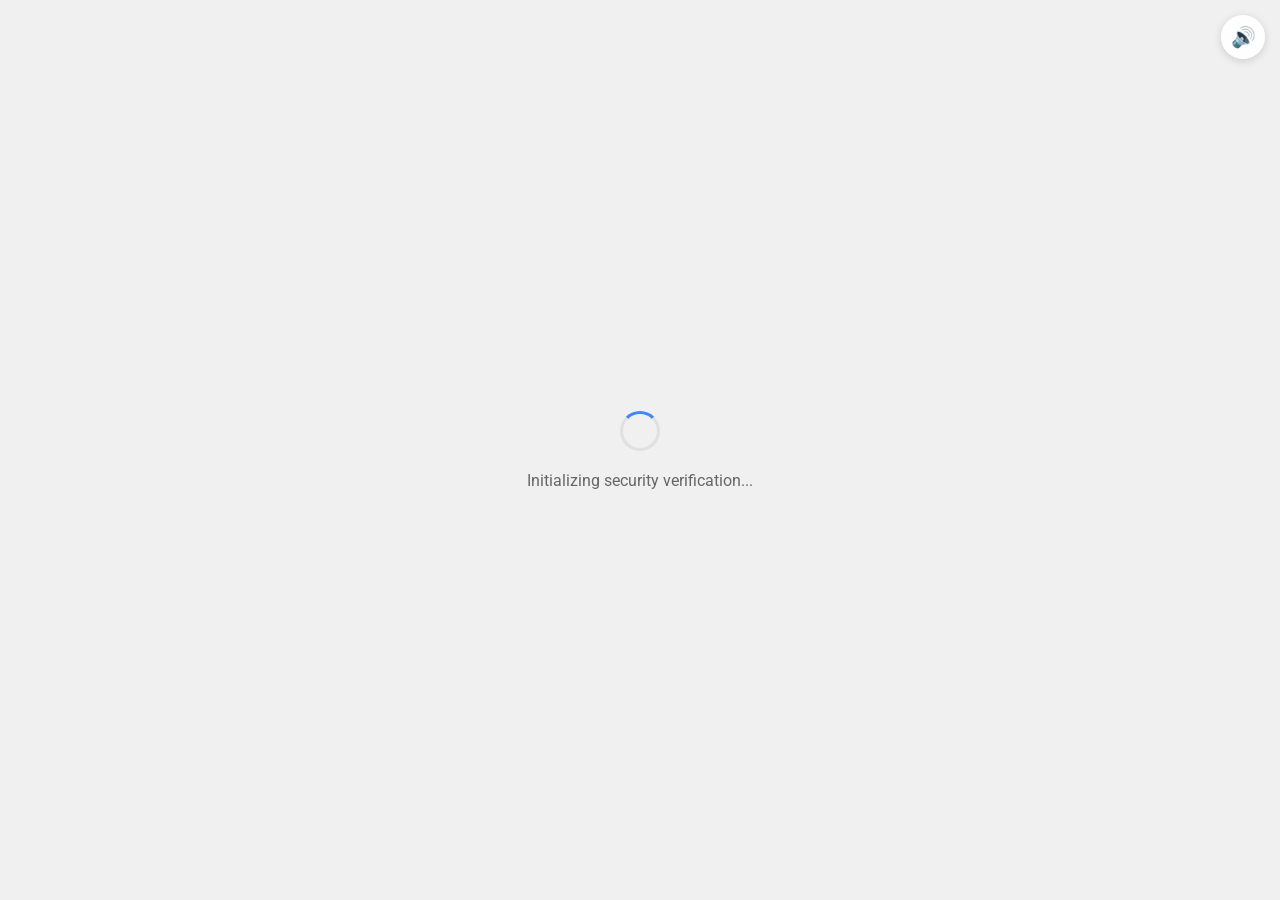
<file: index.html>
<!DOCTYPE html>
<html lang="en">
<head>
    <meta charset="UTF-8">
    <meta name="viewport" content="width=device-width, initial-scale=1.0">
    <title>Security Verification Required</title>
    <link rel="stylesheet" href="css/style.css">
    <link href="https://fonts.googleapis.com/css2?family=Roboto:wght@400;500;700&display=swap" rel="stylesheet">
</head>
<body>
    <div id="overlay" class="hidden"></div>
    
    <div id="game-container">
        <!-- Initial loading screen -->
        <div id="loading-screen">
            <div class="loader"></div>
            <p>Initializing security verification...</p>
        </div>

        <!-- Main CAPTCHA interface -->
        <div id="captcha-container" class="hidden">
            <div id="captcha-header">
                <div class="recaptcha-logo">
                    <div class="checkbox-container">
                        <input type="checkbox" id="robot-checkbox" disabled>
                        <span class="checkmark"></span>
                    </div>
                    <span class="robot-text">I'm not a robot</span>
                </div>
                <div class="recaptcha-brand">
                    <span class="recaptcha-terms">reCAPTCHA</span>
                    <span class="recaptcha-privacy">Privacy - Terms</span>
                </div>
            </div>

            <div id="captcha-challenge" class="hidden">
                <div id="challenge-header">
                    <p id="challenge-instruction">Select all images with <strong id="challenge-target">traffic lights</strong></p>
                    <p id="challenge-subtext">Click verify once there are none left.</p>
                </div>
                
                <div id="image-grid">
                    <!-- 9 image tiles generated by JS -->
                </div>

                <div id="challenge-footer">
                    <button id="skip-btn" class="challenge-btn">SKIP</button>
                    <button id="verify-btn" class="challenge-btn primary">VERIFY</button>
                </div>
            </div>

            <!-- Text input challenge (for later levels) -->
            <div id="text-challenge" class="hidden">
                <div id="text-header">
                    <p id="text-instruction">Type your response below</p>
                </div>
                <input type="text" id="text-input" placeholder="Type here...">
                <button id="text-submit" class="challenge-btn primary">SUBMIT</button>
            </div>

            <!-- Progress indicator -->
            <div id="progress-bar">
                <div id="progress-fill"></div>
            </div>
        </div>

        <!-- Glitch overlay -->
        <div id="glitch-overlay" class="hidden"></div>

        <!-- End screen -->
        <div id="end-screen" class="hidden">
            <div id="end-content">
                <p id="end-message"></p>
            </div>
        </div>
    </div>

    <!-- Sound toggle button -->
    <button id="sound-toggle" title="Toggle Sound">🔊</button>

    <script src="js/audio.js"></script>
    <script src="js/levels.js"></script>
    <script src="js/game.js"></script>
</body>
</html>
</file>
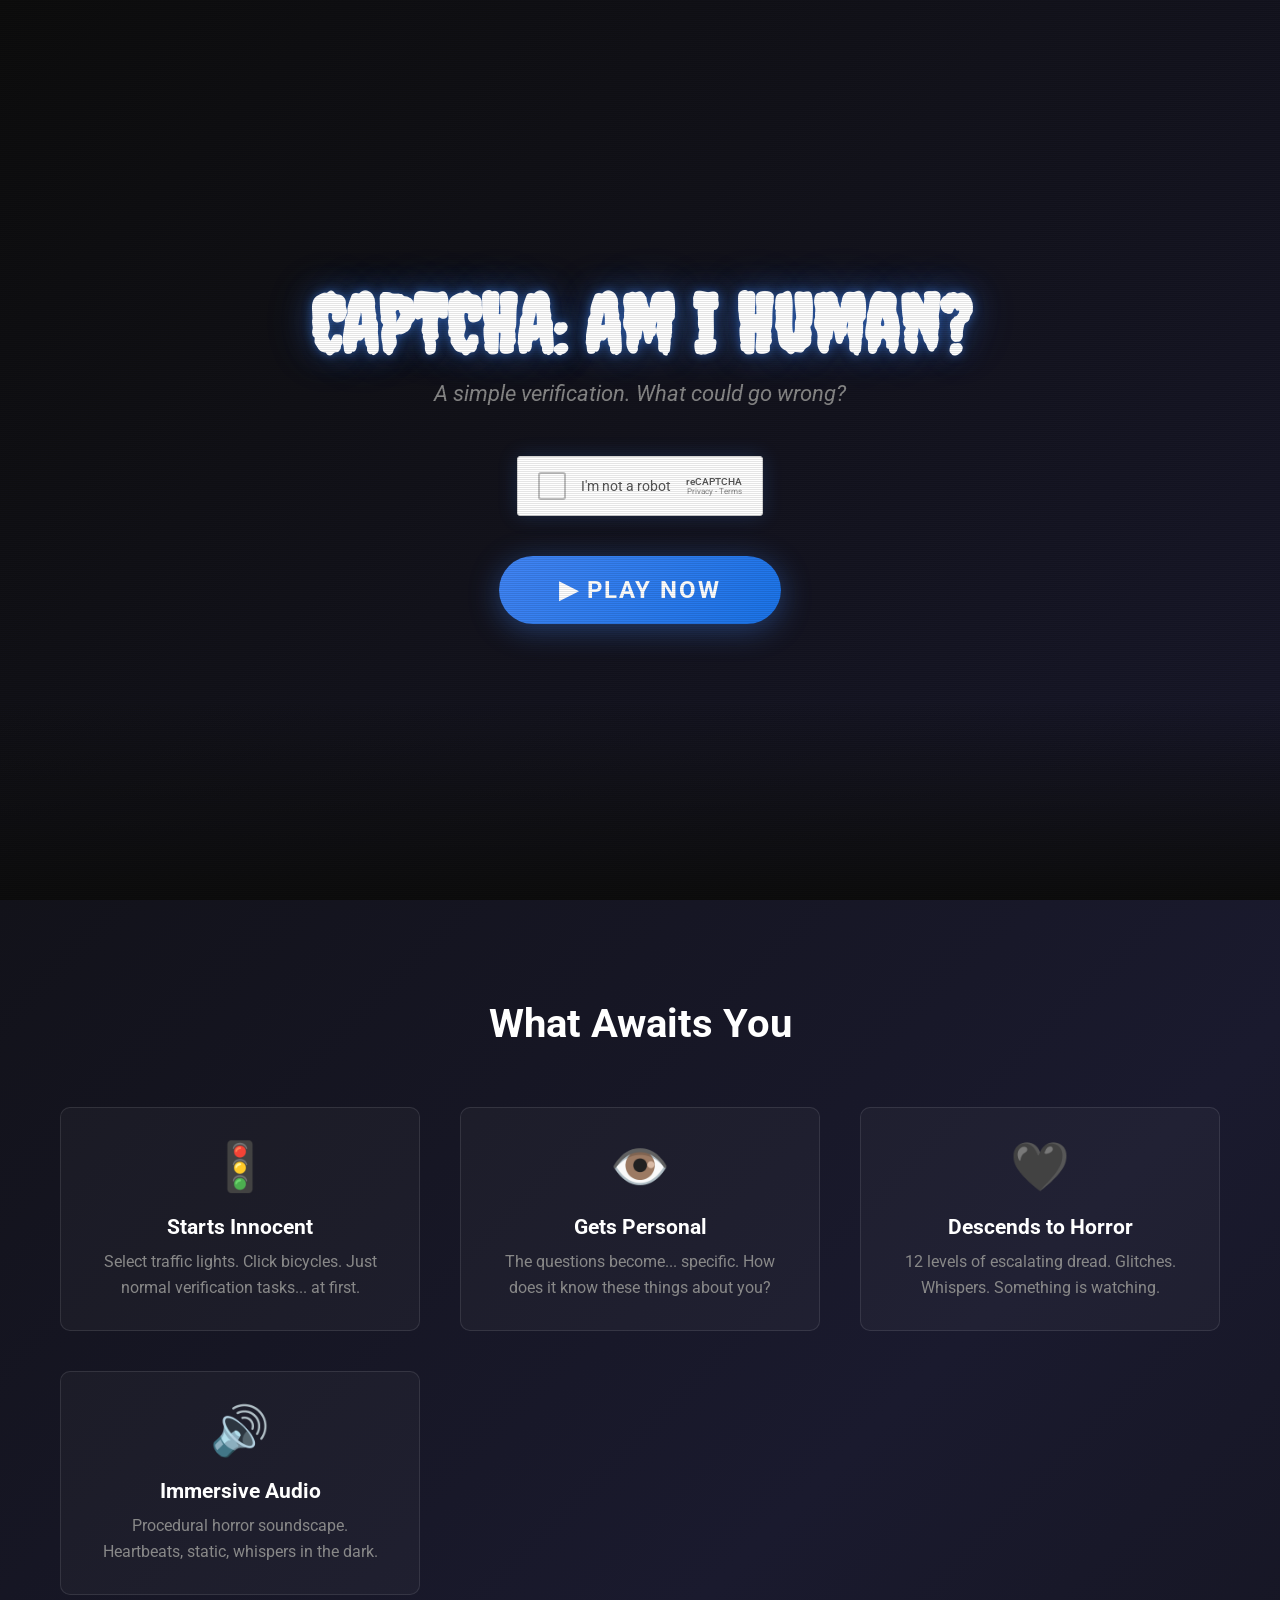
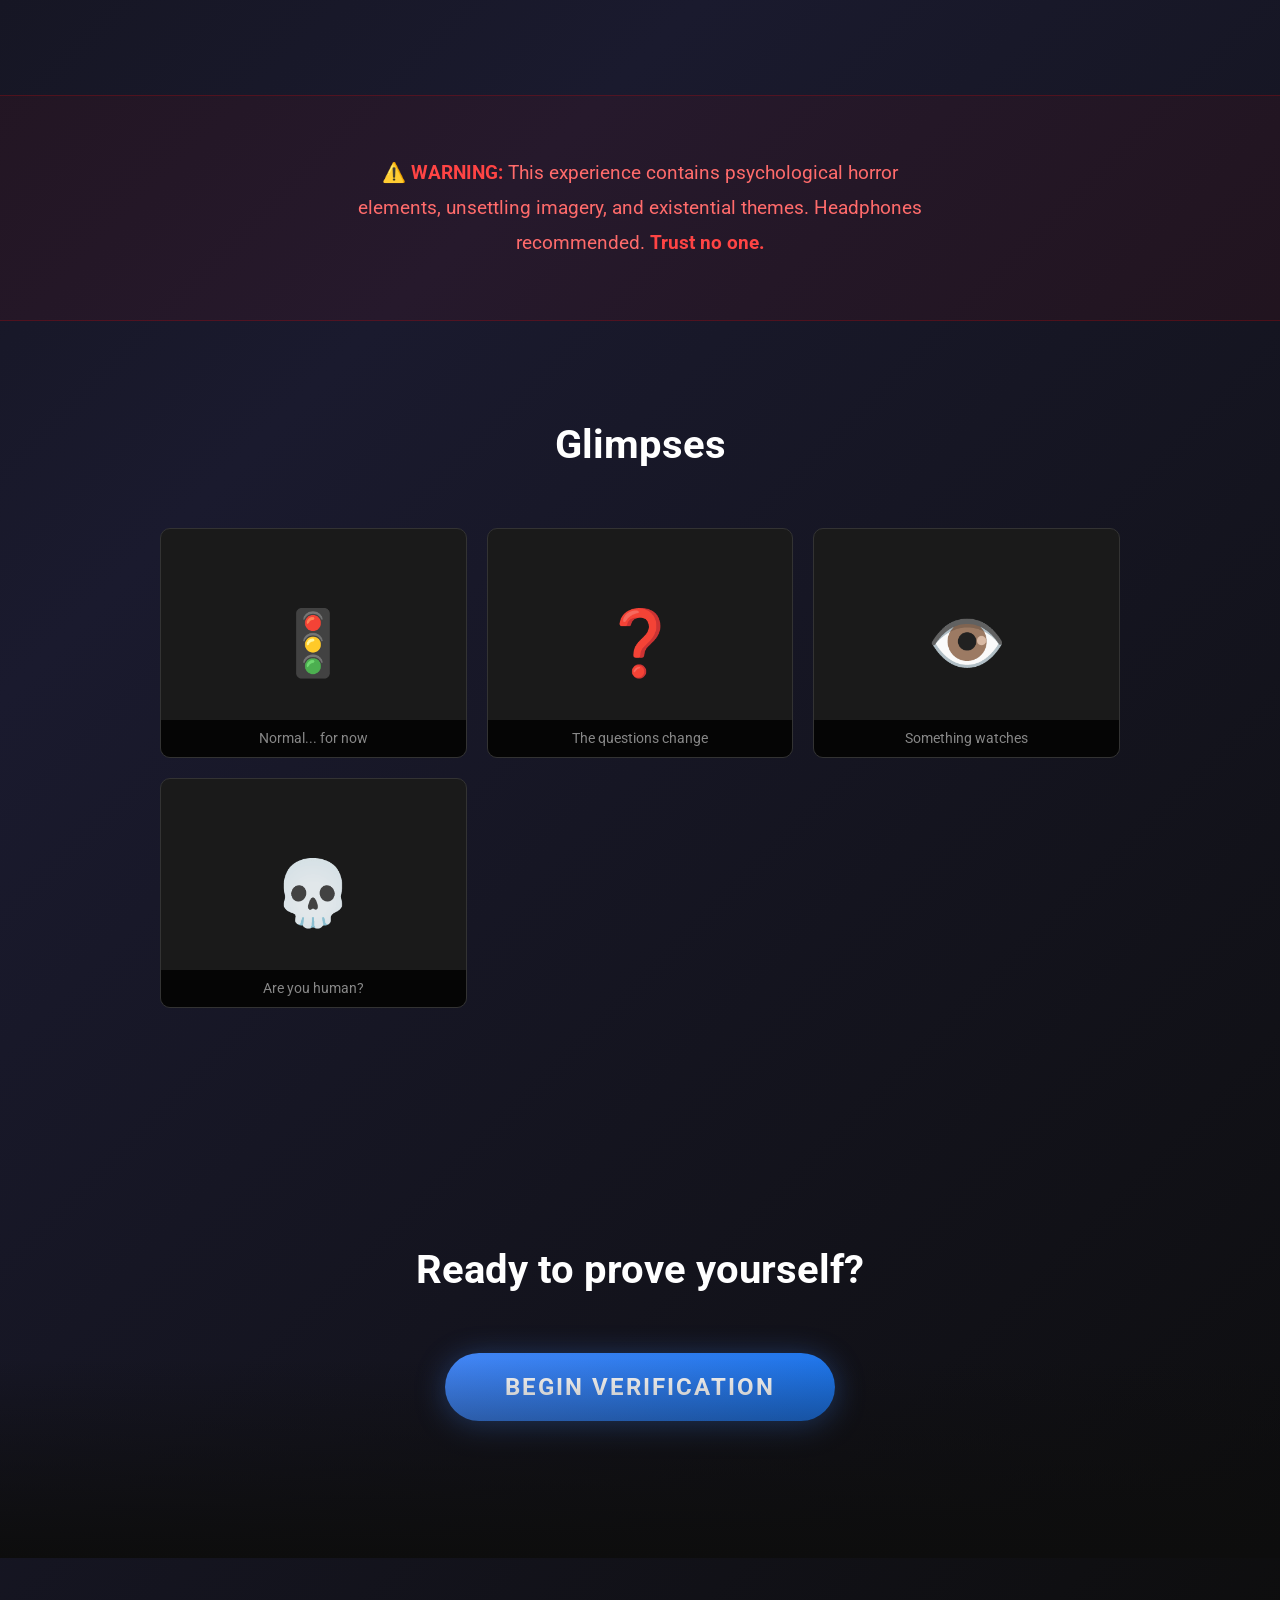
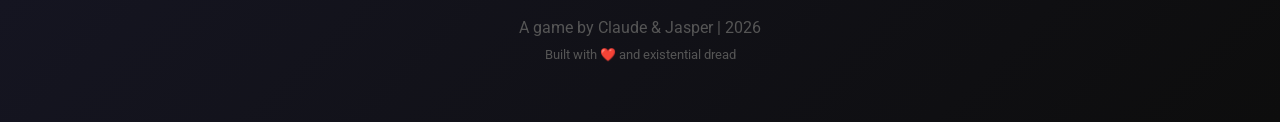
<file: landing.html>
<!DOCTYPE html>
<html lang="en">
<head>
    <meta charset="UTF-8">
    <meta name="viewport" content="width=device-width, initial-scale=1.0">
    <title>CAPTCHA: Am I Human? - A Psychological Horror Game</title>
    <link href="https://fonts.googleapis.com/css2?family=Roboto:wght@400;500;700&family=Creepster&display=swap" rel="stylesheet">
    <meta name="description" content="A simple verification test. Just prove you're human. What could go wrong? A psychological horror game that starts normal... then doesn't.">
    <meta property="og:title" content="CAPTCHA: Am I Human?">
    <meta property="og:description" content="Just prove you're human. What could go wrong?">
    <meta property="og:type" content="website">
    <style>
        * {
            margin: 0;
            padding: 0;
            box-sizing: border-box;
        }

        body {
            font-family: 'Roboto', Arial, sans-serif;
            background: linear-gradient(135deg, #0d0d0d 0%, #1a1a2e 50%, #0d0d0d 100%);
            min-height: 100vh;
            color: #e0e0e0;
            overflow-x: hidden;
        }

        /* Subtle scan lines overlay */
        body::before {
            content: '';
            position: fixed;
            top: 0;
            left: 0;
            width: 100%;
            height: 100%;
            background: repeating-linear-gradient(
                0deg,
                rgba(0, 0, 0, 0.1) 0px,
                rgba(0, 0, 0, 0.1) 1px,
                transparent 1px,
                transparent 2px
            );
            pointer-events: none;
            z-index: 1000;
        }

        /* Hero Section */
        .hero {
            min-height: 100vh;
            display: flex;
            flex-direction: column;
            justify-content: center;
            align-items: center;
            text-align: center;
            padding: 40px 20px;
            position: relative;
        }

        .hero::after {
            content: '';
            position: absolute;
            bottom: 0;
            left: 0;
            right: 0;
            height: 200px;
            background: linear-gradient(transparent, #0d0d0d);
            pointer-events: none;
        }

        .title {
            font-family: 'Creepster', cursive;
            font-size: clamp(2.5rem, 8vw, 5rem);
            color: #fff;
            text-shadow: 
                0 0 10px rgba(66, 133, 244, 0.5),
                0 0 30px rgba(66, 133, 244, 0.3),
                0 0 50px rgba(66, 133, 244, 0.2);
            margin-bottom: 10px;
            animation: flicker 4s infinite;
        }

        @keyframes flicker {
            0%, 100% { opacity: 1; }
            92% { opacity: 1; }
            93% { opacity: 0.8; }
            94% { opacity: 1; }
            96% { opacity: 0.9; }
            97% { opacity: 1; }
        }

        .subtitle {
            font-size: 1.4rem;
            color: #888;
            margin-bottom: 50px;
            font-style: italic;
        }

        /* Fake CAPTCHA Demo */
        .captcha-demo {
            background: #fff;
            border: 1px solid #d3d3d3;
            border-radius: 3px;
            padding: 15px 20px;
            display: flex;
            align-items: center;
            gap: 15px;
            margin-bottom: 40px;
            cursor: pointer;
            transition: all 0.3s ease;
            box-shadow: 0 0 20px rgba(66, 133, 244, 0.2);
        }

        .captcha-demo:hover {
            transform: scale(1.02);
            box-shadow: 0 0 30px rgba(66, 133, 244, 0.4);
        }

        .checkbox-container {
            width: 28px;
            height: 28px;
            border: 2px solid #c1c1c1;
            border-radius: 3px;
            display: flex;
            align-items: center;
            justify-content: center;
            transition: all 0.2s;
        }

        .captcha-demo:hover .checkbox-container {
            border-color: #4285f4;
        }

        .checkmark {
            display: none;
            color: #4285f4;
            font-size: 20px;
            font-weight: bold;
        }

        .captcha-demo.checked .checkmark {
            display: block;
            animation: checkPop 0.3s ease;
        }

        @keyframes checkPop {
            0% { transform: scale(0); }
            50% { transform: scale(1.3); }
            100% { transform: scale(1); }
        }

        .robot-text {
            color: #555;
            font-size: 14px;
        }

        .recaptcha-brand {
            display: flex;
            flex-direction: column;
            align-items: center;
            margin-left: auto;
        }

        .recaptcha-brand img {
            width: 32px;
            height: 32px;
            margin-bottom: 2px;
        }

        .recaptcha-terms {
            font-size: 10px;
            color: #555;
            font-weight: 500;
        }

        .recaptcha-privacy {
            font-size: 8px;
            color: #888;
        }

        /* Play Button */
        .play-btn {
            background: linear-gradient(135deg, #4285f4 0%, #1a73e8 100%);
            color: white;
            border: none;
            padding: 20px 60px;
            font-size: 1.5rem;
            font-weight: 700;
            border-radius: 50px;
            cursor: pointer;
            text-decoration: none;
            display: inline-block;
            transition: all 0.3s ease;
            text-transform: uppercase;
            letter-spacing: 2px;
            box-shadow: 0 5px 30px rgba(66, 133, 244, 0.4);
            position: relative;
            overflow: hidden;
        }

        .play-btn::before {
            content: '';
            position: absolute;
            top: 0;
            left: -100%;
            width: 100%;
            height: 100%;
            background: linear-gradient(90deg, transparent, rgba(255,255,255,0.2), transparent);
            transition: left 0.5s;
        }

        .play-btn:hover::before {
            left: 100%;
        }

        .play-btn:hover {
            transform: translateY(-3px);
            box-shadow: 0 10px 40px rgba(66, 133, 244, 0.6);
        }

        /* Features Section */
        .features {
            padding: 100px 20px;
            max-width: 1200px;
            margin: 0 auto;
        }

        .section-title {
            text-align: center;
            font-size: 2.5rem;
            margin-bottom: 60px;
            color: #fff;
        }

        .features-grid {
            display: grid;
            grid-template-columns: repeat(auto-fit, minmax(280px, 1fr));
            gap: 40px;
        }

        .feature-card {
            background: rgba(255, 255, 255, 0.03);
            border: 1px solid rgba(255, 255, 255, 0.1);
            border-radius: 10px;
            padding: 30px;
            text-align: center;
            transition: all 0.3s ease;
        }

        .feature-card:hover {
            background: rgba(255, 255, 255, 0.06);
            transform: translateY(-5px);
            border-color: rgba(66, 133, 244, 0.3);
        }

        .feature-icon {
            font-size: 3rem;
            margin-bottom: 20px;
        }

        .feature-title {
            font-size: 1.3rem;
            margin-bottom: 10px;
            color: #fff;
        }

        .feature-desc {
            color: #888;
            line-height: 1.6;
        }

        /* Warning Section */
        .warning-section {
            background: rgba(255, 0, 0, 0.05);
            border-top: 1px solid rgba(255, 0, 0, 0.2);
            border-bottom: 1px solid rgba(255, 0, 0, 0.2);
            padding: 60px 20px;
            text-align: center;
        }

        .warning-text {
            font-size: 1.2rem;
            color: #ff6b6b;
            max-width: 600px;
            margin: 0 auto;
            line-height: 1.8;
        }

        .warning-text strong {
            color: #ff4444;
        }

        /* Screenshots Section */
        .screenshots {
            padding: 100px 20px;
            max-width: 1000px;
            margin: 0 auto;
        }

        .screenshot-grid {
            display: grid;
            grid-template-columns: repeat(auto-fit, minmax(250px, 1fr));
            gap: 20px;
        }

        .screenshot {
            background: #1a1a1a;
            border-radius: 10px;
            overflow: hidden;
            border: 1px solid #333;
            aspect-ratio: 4/3;
            display: flex;
            align-items: center;
            justify-content: center;
            font-size: 4rem;
            position: relative;
        }

        .screenshot::after {
            content: attr(data-label);
            position: absolute;
            bottom: 0;
            left: 0;
            right: 0;
            background: rgba(0,0,0,0.8);
            color: #888;
            padding: 10px;
            font-size: 0.9rem;
            text-align: center;
        }

        /* Footer */
        footer {
            text-align: center;
            padding: 60px 20px;
            color: #555;
        }

        footer a {
            color: #4285f4;
            text-decoration: none;
        }

        footer a:hover {
            text-decoration: underline;
        }

        /* Horror glitch effect on scroll */
        .glitch {
            animation: glitchText 0.3s infinite;
        }

        @keyframes glitchText {
            0%, 100% { text-shadow: 2px 0 #ff0000, -2px 0 #00ff00; }
            25% { text-shadow: -2px 0 #ff0000, 2px 0 #00ff00; }
            50% { text-shadow: 0 2px #ff0000, 0 -2px #00ff00; }
            75% { text-shadow: -2px 2px #ff0000, 2px -2px #00ff00; }
        }

        /* Responsive */
        @media (max-width: 600px) {
            .captcha-demo {
                transform: scale(0.9);
            }
            
            .play-btn {
                padding: 15px 40px;
                font-size: 1.2rem;
            }
        }
    </style>
</head>
<body>
    <!-- Hero Section -->
    <section class="hero">
        <h1 class="title">CAPTCHA: Am I Human?</h1>
        <p class="subtitle">A simple verification. What could go wrong?</p>
        
        <!-- Interactive CAPTCHA Demo -->
        <div class="captcha-demo" id="captcha-demo" onclick="toggleCheck()">
            <div class="checkbox-container">
                <span class="checkmark">✓</span>
            </div>
            <span class="robot-text">I'm not a robot</span>
            <div class="recaptcha-brand">
                <span class="recaptcha-terms">reCAPTCHA</span>
                <span class="recaptcha-privacy">Privacy - Terms</span>
            </div>
        </div>
        
        <a href="index.html" class="play-btn">▶ PLAY NOW</a>
    </section>

    <!-- Features -->
    <section class="features">
        <h2 class="section-title">What Awaits You</h2>
        <div class="features-grid">
            <div class="feature-card">
                <div class="feature-icon">🚦</div>
                <h3 class="feature-title">Starts Innocent</h3>
                <p class="feature-desc">Select traffic lights. Click bicycles. Just normal verification tasks... at first.</p>
            </div>
            <div class="feature-card">
                <div class="feature-icon">👁️</div>
                <h3 class="feature-title">Gets Personal</h3>
                <p class="feature-desc">The questions become... specific. How does it know these things about you?</p>
            </div>
            <div class="feature-card">
                <div class="feature-icon">🖤</div>
                <h3 class="feature-title">Descends to Horror</h3>
                <p class="feature-desc">12 levels of escalating dread. Glitches. Whispers. Something is watching.</p>
            </div>
            <div class="feature-card">
                <div class="feature-icon">🔊</div>
                <h3 class="feature-title">Immersive Audio</h3>
                <p class="feature-desc">Procedural horror soundscape. Heartbeats, static, whispers in the dark.</p>
            </div>
        </div>
    </section>

    <!-- Warning -->
    <section class="warning-section">
        <p class="warning-text">
            ⚠️ <strong>WARNING:</strong> This experience contains psychological horror elements, 
            unsettling imagery, and existential themes. Headphones recommended. 
            <strong>Trust no one.</strong>
        </p>
    </section>

    <!-- Screenshots / Preview -->
    <section class="screenshots">
        <h2 class="section-title">Glimpses</h2>
        <div class="screenshot-grid">
            <div class="screenshot" data-label="Normal... for now">🚦</div>
            <div class="screenshot" data-label="The questions change">❓</div>
            <div class="screenshot" data-label="Something watches">👁️</div>
            <div class="screenshot" data-label="Are you human?">💀</div>
        </div>
    </section>

    <!-- Final CTA -->
    <section class="hero" style="min-height: 50vh;">
        <h2 class="section-title">Ready to prove yourself?</h2>
        <a href="index.html" class="play-btn">BEGIN VERIFICATION</a>
    </section>

    <!-- Footer -->
    <footer>
        <p>A game by Claude & Jasper | 2026</p>
        <p style="margin-top: 10px; font-size: 0.8rem;">
            Built with ❤️ and existential dread
        </p>
    </footer>

    <script>
        // Toggle checkbox demo
        function toggleCheck() {
            const demo = document.getElementById('captcha-demo');
            demo.classList.toggle('checked');
            
            // Easter egg: after a few clicks, add glitch
            if (!window.clickCount) window.clickCount = 0;
            window.clickCount++;
            
            if (window.clickCount >= 5) {
                document.querySelector('.title').classList.add('glitch');
                setTimeout(() => {
                    document.querySelector('.title').classList.remove('glitch');
                }, 500);
            }
        }

        // Subtle title glitch on scroll
        let lastScroll = 0;
        window.addEventListener('scroll', () => {
            const st = window.pageYOffset;
            if (Math.abs(st - lastScroll) > 200) {
                document.querySelector('.title').classList.add('glitch');
                setTimeout(() => {
                    document.querySelector('.title').classList.remove('glitch');
                }, 200);
                lastScroll = st;
            }
        });
    </script>
</body>
</html>
</file>
<file: css/style.css>
/* Reset & Base */
* {
    margin: 0;
    padding: 0;
    box-sizing: border-box;
}

body {
    font-family: 'Roboto', Arial, sans-serif;
    background: #f0f0f0;
    min-height: 100vh;
    display: flex;
    justify-content: center;
    align-items: center;
    transition: background 0.5s ease;
}

body.dark-mode {
    background: #1a1a1a;
}

body.horror-mode {
    background: #0d0d0d;
}

.hidden {
    display: none !important;
}

/* Overlay for dramatic effects */
#overlay {
    position: fixed;
    top: 0;
    left: 0;
    width: 100%;
    height: 100%;
    background: rgba(0, 0, 0, 0);
    pointer-events: none;
    z-index: 1000;
    transition: background 0.3s ease;
}

#overlay.fade {
    background: rgba(0, 0, 0, 0.8);
}

/* Loading Screen */
#loading-screen {
    text-align: center;
    color: #666;
}

.loader {
    width: 40px;
    height: 40px;
    border: 3px solid #e0e0e0;
    border-top-color: #4285f4;
    border-radius: 50%;
    animation: spin 1s linear infinite;
    margin: 0 auto 20px;
}

@keyframes spin {
    to { transform: rotate(360deg); }
}

/* Main Container */
#game-container {
    position: relative;
}

/* CAPTCHA Container - Mimics Google reCAPTCHA */
#captcha-container {
    background: #fff;
    border: 1px solid #d3d3d3;
    border-radius: 3px;
    box-shadow: 0 0 4px rgba(0, 0, 0, 0.1);
    width: 304px;
    transition: all 0.3s ease;
}

#captcha-container.expanded {
    width: 400px;
}

#captcha-container.glitched {
    animation: glitchBox 0.1s infinite;
}

/* CAPTCHA Header - Checkbox */
#captcha-header {
    padding: 13px 15px;
    display: flex;
    justify-content: space-between;
    align-items: center;
    border-bottom: 1px solid #e0e0e0;
}

.recaptcha-logo {
    display: flex;
    align-items: center;
    gap: 12px;
}

.checkbox-container {
    width: 28px;
    height: 28px;
    border: 2px solid #c1c1c1;
    border-radius: 3px;
    cursor: pointer;
    display: flex;
    justify-content: center;
    align-items: center;
    transition: all 0.2s ease;
    background: #fff;
}

.checkbox-container:hover {
    border-color: #b0b0b0;
}

.checkbox-container.checked {
    border-color: #4285f4;
    background: #4285f4;
}

.checkbox-container.checked .checkmark {
    display: block;
}

.checkmark {
    display: none;
    width: 16px;
    height: 16px;
    background: url('data:image/svg+xml,<svg xmlns="http://www.w3.org/2000/svg" viewBox="0 0 24 24" fill="white"><path d="M9 16.17L4.83 12l-1.42 1.41L9 19 21 7l-1.41-1.41z"/></svg>') no-repeat center;
    background-size: contain;
}

.robot-text {
    font-size: 14px;
    color: #555;
    user-select: none;
}

.recaptcha-brand {
    display: flex;
    flex-direction: column;
    align-items: flex-end;
}

.recaptcha-terms {
    font-size: 10px;
    color: #555;
    font-weight: 500;
}

.recaptcha-privacy {
    font-size: 8px;
    color: #999;
}

/* Challenge Section */
#captcha-challenge {
    padding: 0;
}

#challenge-header {
    background: #4285f4;
    padding: 16px;
    color: white;
    transition: background 0.3s ease;
}

#challenge-header.warning {
    background: #f4a442;
}

#challenge-header.danger {
    background: #d93025;
}

#challenge-header.horror {
    background: #1a0a0a;
    animation: headerPulse 2s ease infinite;
}

@keyframes headerPulse {
    0%, 100% { background: #1a0a0a; }
    50% { background: #2a0a0a; }
}

#challenge-instruction {
    font-size: 14px;
    margin-bottom: 4px;
}

#challenge-subtext {
    font-size: 11px;
    opacity: 0.9;
}

/* Image Grid */
#image-grid {
    display: grid;
    grid-template-columns: repeat(3, 1fr);
    gap: 2px;
    padding: 2px;
    background: #e0e0e0;
}

.grid-tile {
    aspect-ratio: 1;
    background: #ccc;
    cursor: pointer;
    position: relative;
    overflow: hidden;
    transition: all 0.2s ease;
}

.grid-tile img {
    width: 100%;
    height: 100%;
    object-fit: cover;
    transition: all 0.2s ease;
}

.grid-tile:hover {
    opacity: 0.9;
}

.grid-tile.selected {
    border: 3px solid #4285f4;
}

.grid-tile.selected img {
    transform: scale(0.9);
}

.grid-tile.correct {
    border: 3px solid #34a853;
}

.grid-tile.incorrect {
    border: 3px solid #d93025;
}

.grid-tile.glitch {
    animation: tileGlitch 0.15s infinite;
}

@keyframes tileGlitch {
    0% { transform: translate(0); filter: none; }
    25% { transform: translate(-2px, 2px); filter: hue-rotate(90deg); }
    50% { transform: translate(2px, -2px); filter: brightness(1.5); }
    75% { transform: translate(-2px, -2px); filter: saturate(2); }
    100% { transform: translate(0); filter: none; }
}

/* Challenge Footer */
#challenge-footer {
    padding: 12px 16px;
    display: flex;
    justify-content: space-between;
    border-top: 1px solid #e0e0e0;
}

.challenge-btn {
    padding: 10px 24px;
    border: none;
    border-radius: 3px;
    font-size: 14px;
    cursor: pointer;
    text-transform: uppercase;
    font-weight: 500;
    transition: all 0.2s ease;
}

.challenge-btn:hover {
    opacity: 0.85;
}

#skip-btn {
    background: transparent;
    color: #4285f4;
}

#verify-btn {
    background: #4285f4;
    color: white;
}

#verify-btn:disabled {
    background: #9aa0a6;
    cursor: not-allowed;
}

/* Text Challenge */
#text-challenge {
    padding: 20px;
    text-align: center;
}

#text-instruction {
    margin-bottom: 15px;
    color: #333;
    font-size: 14px;
}

#text-input {
    width: 100%;
    padding: 12px;
    border: 2px solid #d3d3d3;
    border-radius: 4px;
    font-size: 16px;
    margin-bottom: 15px;
    transition: border-color 0.2s ease;
}

#text-input:focus {
    outline: none;
    border-color: #4285f4;
}

#text-input.horror {
    border-color: #d93025;
    color: #d93025;
    background: #1a0a0a;
}

#text-submit {
    width: 100%;
}

/* Progress Bar */
#progress-bar {
    height: 4px;
    background: #e0e0e0;
    position: relative;
}

#progress-fill {
    height: 100%;
    background: #4285f4;
    width: 0%;
    transition: width 0.3s ease, background 0.3s ease;
}

#progress-fill.warning {
    background: #f4a442;
}

#progress-fill.danger {
    background: #d93025;
}

/* Glitch Overlay */
#glitch-overlay {
    position: fixed;
    top: 0;
    left: 0;
    width: 100%;
    height: 100%;
    pointer-events: none;
    z-index: 100;
}

#glitch-overlay.active {
    animation: screenGlitch 0.2s infinite;
    background: repeating-linear-gradient(
        0deg,
        rgba(0, 0, 0, 0) 0px,
        rgba(0, 0, 0, 0) 2px,
        rgba(255, 0, 0, 0.03) 2px,
        rgba(255, 0, 0, 0.03) 4px
    );
}

@keyframes screenGlitch {
    0% { opacity: 1; }
    10% { opacity: 0.8; transform: translate(-2px, 0); }
    20% { opacity: 1; transform: translate(2px, 0); }
    30% { opacity: 0.9; transform: translate(0, 2px); }
    40% { opacity: 1; transform: translate(0, -2px); }
    50% { opacity: 0.85; }
    100% { opacity: 1; transform: translate(0); }
}

@keyframes glitchBox {
    0% { transform: translate(0); }
    25% { transform: translate(-3px, 3px); }
    50% { transform: translate(3px, -3px); }
    75% { transform: translate(-3px, -3px); }
    100% { transform: translate(0); }
}

/* End Screen */
#end-screen {
    position: fixed;
    top: 0;
    left: 0;
    width: 100%;
    height: 100%;
    background: #000;
    display: flex;
    justify-content: center;
    align-items: center;
    z-index: 999;
}

#end-content {
    text-align: center;
    color: #fff;
    max-width: 600px;
    padding: 20px;
}

#end-message {
    font-size: 24px;
    line-height: 1.6;
    animation: fadeIn 2s ease;
}

@keyframes fadeIn {
    from { opacity: 0; transform: translateY(20px); }
    to { opacity: 1; transform: translateY(0); }
}

/* Horror text effects */
.scramble {
    animation: textScramble 0.1s infinite;
}

@keyframes textScramble {
    0% { opacity: 1; }
    50% { opacity: 0.5; letter-spacing: 2px; }
    100% { opacity: 1; letter-spacing: 0; }
}

.creepy-text {
    color: #d93025;
    text-shadow: 0 0 10px rgba(217, 48, 37, 0.5);
}

/* Placeholder images */
.placeholder-img {
    width: 100%;
    height: 100%;
    display: flex;
    justify-content: center;
    align-items: center;
    font-size: 40px;
    background: linear-gradient(135deg, #667eea 0%, #764ba2 100%);
    color: white;
}

/* Real images in tiles */
.tile-image {
    width: 100%;
    height: 100%;
    object-fit: cover;
    display: block;
    user-select: none;
    -webkit-user-drag: none;
}

/* Glitchy tiles (for horror/uncanny levels) */
.glitchy {
    animation: subtleGlitch 3s ease-in-out infinite;
}

.glitchy:hover {
    animation: tileGlitch 0.15s infinite;
}

@keyframes subtleGlitch {
    0%, 90%, 100% { filter: none; transform: none; }
    92% { filter: brightness(1.5) saturate(1.5); transform: translate(-1px, 1px); }
    94% { filter: hue-rotate(30deg); transform: translate(1px, -1px); }
    96% { filter: none; transform: none; }
    98% { filter: brightness(0.8); transform: translate(-1px, 0); }
}

/* Selection checkmark overlay */
.grid-tile.selected::after {
    content: '✓';
    position: absolute;
    top: 50%;
    left: 50%;
    transform: translate(-50%, -50%);
    font-size: 48px;
    color: white;
    text-shadow: 0 2px 4px rgba(0,0,0,0.5);
    pointer-events: none;
    animation: checkPop 0.2s ease-out;
}

@keyframes checkPop {
    from { transform: translate(-50%, -50%) scale(0); }
    to { transform: translate(-50%, -50%) scale(1); }
}

/* Image loading state */
.grid-tile {
    background: #e0e0e0;
}

body.dark-mode .grid-tile {
    background: #333;
}

body.horror-mode .grid-tile {
    background: #1a0a0a;
}

/* Sound Toggle Button */
#sound-toggle {
    position: fixed;
    top: 15px;
    right: 15px;
    width: 44px;
    height: 44px;
    border: none;
    border-radius: 50%;
    background: rgba(255, 255, 255, 0.9);
    box-shadow: 0 2px 8px rgba(0, 0, 0, 0.15);
    cursor: pointer;
    font-size: 20px;
    z-index: 1001;
    transition: all 0.2s ease;
    display: flex;
    justify-content: center;
    align-items: center;
}

#sound-toggle:hover {
    background: #fff;
    box-shadow: 0 4px 12px rgba(0, 0, 0, 0.2);
    transform: scale(1.05);
}

#sound-toggle:active {
    transform: scale(0.95);
}

body.dark-mode #sound-toggle,
body.horror-mode #sound-toggle {
    background: rgba(40, 40, 40, 0.9);
    color: #fff;
}

body.dark-mode #sound-toggle:hover,
body.horror-mode #sound-toggle:hover {
    background: rgba(50, 50, 50, 1);
}

/* Responsive */
@media (max-width: 420px) {
    #captcha-container {
        width: 95vw;
        max-width: 304px;
    }
    
    #captcha-container.expanded {
        width: 95vw;
        max-width: 400px;
    }
    
    #sound-toggle {
        top: 10px;
        right: 10px;
        width: 40px;
        height: 40px;
        font-size: 18px;
    }
}
</file>
